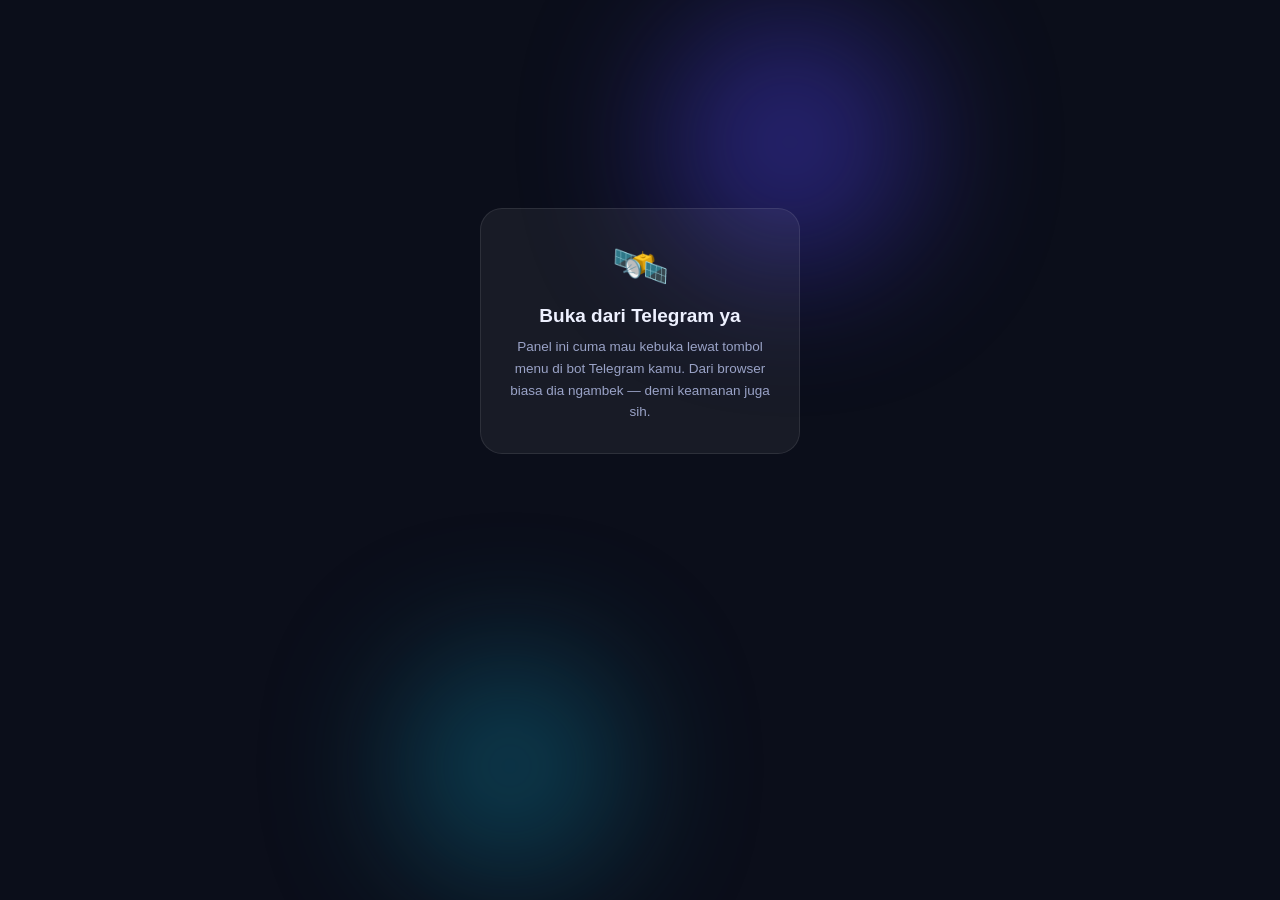
<file: index.html>
<!DOCTYPE html>
<html lang="id">
<head>
<meta charset="UTF-8">
<meta name="viewport" content="width=device-width, initial-scale=1, maximum-scale=1, user-scalable=no, viewport-fit=cover">
<title>Panel Kontrol</title>
<script src="https://telegram.org/js/telegram-web-app.js"></script>
<link rel="stylesheet" href="style.css?v=2">
</head>
<body>
<div class="cahaya cahaya-a"></div>
<div class="cahaya cahaya-b"></div>

<!-- Layar kalau dibuka di luar Telegram -->
<section id="layar-luar" class="layar-luar sembunyi">
  <div class="luar-kartu">
    <div class="luar-emoji">🛰️</div>
    <h1>Buka dari Telegram ya</h1>
    <p>Panel ini cuma mau kebuka lewat tombol menu di bot Telegram kamu. Dari browser biasa dia ngambek — demi keamanan juga sih.</p>
  </div>
</section>

<!-- Layar muat / galat -->
<section id="layar-status" class="layar-status sembunyi">
  <div class="putar"></div>
  <p id="teks-status">Nyambung ke server…</p>
  <button id="tombol-ulang" class="tombol-ulang sembunyi">Coba lagi</button>
</section>

<!-- Panel utama -->
<main id="panel" class="sembunyi">
  <header class="kepala">
    <div class="kepala-kiri">
      <div class="kepala-ikon">🖥️</div>
      <div class="kepala-teks">
        <h1 id="nama-box">server</h1>
        <p class="kepala-sub">Panel kontrol sandbox</p>
      </div>
    </div>
    <div class="kepala-kanan">
      <span class="titik-hidup"></span>
      <span id="pil-beban" class="pil">beban —</span>
    </div>
  </header>

  <section class="kartu">
    <div class="kartu-judul"><span>🫀 Kesehatan Mesin</span><span id="nyala-box" class="kartu-judul-kanan">—</span></div>

    <div class="baris-bar">
      <div class="bar-label"><span>CPU</span><span id="teks-cpu" class="bar-nilai">—</span></div>
      <div class="bar"><div id="bar-cpu" class="bar-isi hijau"></div></div>
    </div>

    <div class="baris-bar">
      <div class="bar-label"><span>RAM</span><span id="teks-ram" class="bar-nilai">—</span></div>
      <div class="bar"><div id="bar-ram" class="bar-isi hijau"></div></div>
    </div>

    <div class="baris-bar">
      <div class="bar-label"><span>Disk</span><span id="teks-disk" class="bar-nilai">—</span></div>
      <div class="bar"><div id="bar-disk" class="bar-isi hijau"></div></div>
    </div>
  </section>

  <section>
    <div class="seksi-judul">🤖 Layanan</div>
    <div id="daftar-app"></div>
    <p id="app-kosong" class="kosong sembunyi">Belum ada layanan yang jalan. Sepi banget di sini.</p>
  </section>

  <footer class="kaki">
    <span id="segar-terakhir">—</span>
    <span>• segar otomatis tiap 5 detik</span>
  </footer>
</main>

<div id="roti" class="roti sembunyi"></div>

<script src="app.js?v=2"></script>
</body>
</html>
</file>
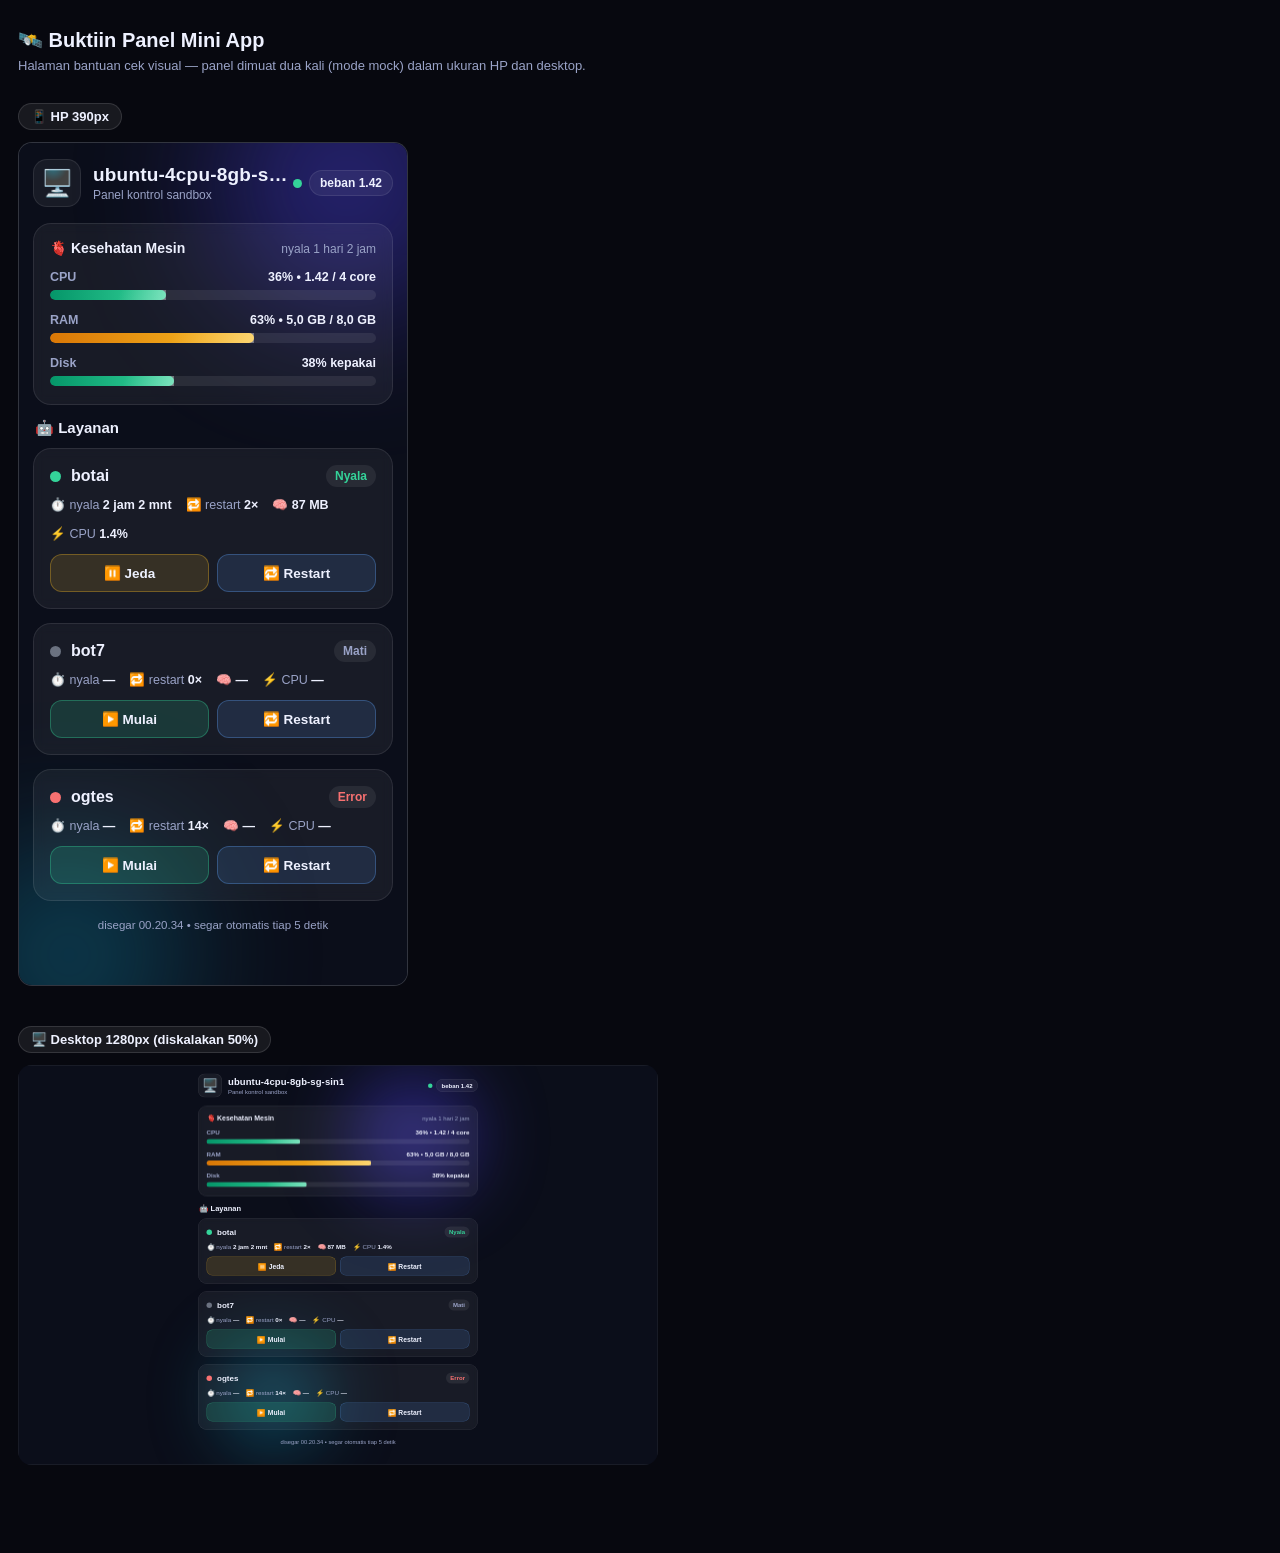
<file: buktiin.html>
<!DOCTYPE html>
<html lang="id">
<head>
<meta charset="UTF-8">
<meta name="viewport" content="width=device-width, initial-scale=1">
<title>Buktiin Panel — HP vs Desktop</title>
<style>
  * { box-sizing: border-box; margin: 0; padding: 0; }
  body {
    background: #07080f; color: #eef1ff;
    font-family: -apple-system, BlinkMacSystemFont, "Segoe UI", Roboto, Arial, sans-serif;
    padding: 28px 18px 48px;
  }
  h1 { font-size: 20px; margin-bottom: 6px; }
  .sub { color: #9aa3c7; font-size: 13px; margin-bottom: 30px; }
  .bingkai { margin-bottom: 40px; }
  .label {
    display: inline-block; font-size: 13px; font-weight: 700;
    background: rgba(255,255,255,.07); border: 1px solid rgba(255,255,255,.12);
    padding: 5px 12px; border-radius: 999px; margin-bottom: 12px;
  }
  iframe {
    display: block; border: 1px solid rgba(255,255,255,.16);
    border-radius: 14px; background: #0b0e1a;
  }
  .bungkus-desktop { width: 640px; height: 400px; overflow: hidden; border-radius: 14px; }
  .bungkus-desktop iframe {
    width: 1280px; height: 800px; border-radius: 0;
    transform: scale(.5); transform-origin: top left;
  }
</style>
</head>
<body>
<h1>🛰️ Buktiin Panel Mini App</h1>
<p class="sub">Halaman bantuan cek visual — panel dimuat dua kali (mode mock) dalam ukuran HP dan desktop.</p>

<div class="bingkai">
  <span class="label">📱 HP 390px</span>
  <iframe src="index.html?mock=1&cb=0416" width="390" height="844" title="Panel ukuran HP"></iframe>
</div>

<div class="bingkai">
  <span class="label">🖥️ Desktop 1280px (diskalakan 50%)</span>
  <div class="bungkus-desktop">
    <iframe src="index.html?mock=1&cb=0416" width="1280" height="800" title="Panel ukuran desktop"></iframe>
  </div>
</div>

</body>
</html>
</file>
<file: style.css>
/* Panel Mini App — tema gelap, hidup, mobile-first */
:root {
  --latar: #0b0e1a;
  --kartu: rgba(255, 255, 255, 0.055);
  --kartu-tepi: rgba(255, 255, 255, 0.09);
  --teks: #eef1ff;
  --teks-redup: #9aa3c7;
  --hijau: #34d399;
  --kuning: #fbbf24;
  --merah: #f87171;
  --biru: #60a5fa;
  --ungu: #a78bfa;
  --jari: 18px;
}

* { box-sizing: border-box; margin: 0; padding: 0; -webkit-tap-highlight-color: transparent; }

html, body { min-height: 100%; }

body {
  font-family: -apple-system, BlinkMacSystemFont, "Segoe UI", Roboto, "Helvetica Neue", Arial, sans-serif;
  background: var(--latar);
  color: var(--teks);
  padding: 16px 14px 28px;
  overflow-x: hidden;
  position: relative;
}

/* cahaya latar melayang pelan */
.cahaya {
  position: fixed; border-radius: 50%; filter: blur(70px);
  opacity: .5; pointer-events: none; z-index: 0;
}
.cahaya-a {
  width: 260px; height: 260px; background: #4338ca;
  top: -90px; right: -70px; animation: layang 11s ease-in-out infinite alternate;
}
.cahaya-b {
  width: 220px; height: 220px; background: #0e7490;
  bottom: -80px; left: -60px; animation: layang 13s ease-in-out infinite alternate-reverse;
}
@keyframes layang {
  from { transform: translate(0, 0) scale(1); }
  to   { transform: translate(-24px, 30px) scale(1.12); }
}

main, .layar-status, .layar-luar {
  position: relative; z-index: 1;
  max-width: 560px; margin-left: auto; margin-right: auto;
}
.sembunyi { display: none !important; }

/* ---------- kepala ---------- */
.kepala {
  display: flex; justify-content: space-between; align-items: center;
  margin-bottom: 16px; animation: masuk .5s ease both;
}
.kepala-kiri { display: flex; align-items: center; gap: 12px; min-width: 0; flex: 1; }
.kepala-kiri > .kepala-teks { flex: 1; min-width: 0; }
.kepala-ikon {
  font-size: 26px; width: 48px; height: 48px; flex: 0 0 auto;
  display: flex; align-items: center; justify-content: center;
  background: var(--kartu); border: 1px solid var(--kartu-tepi); border-radius: 14px;
}
.kepala h1 {
  font-size: 19px; font-weight: 700; letter-spacing: .2px;
  white-space: nowrap; overflow: hidden; text-overflow: ellipsis; max-width: none;
}
.kepala-sub { font-size: 12px; color: var(--teks-redup); margin-top: 2px; }
.kepala-kanan { display: flex; align-items: center; gap: 7px; flex: 0 0 auto; }
.titik-hidup {
  width: 9px; height: 9px; border-radius: 50%; background: var(--hijau);
  animation: denyut 1.8s ease-in-out infinite;
}
@keyframes denyut {
  0%, 100% { box-shadow: 0 0 0 0 rgba(52, 211, 153, .55); }
  55% { box-shadow: 0 0 0 7px rgba(52, 211, 153, 0); }
}
.pil {
  font-size: 12px; font-weight: 600; padding: 5px 10px; border-radius: 999px;
  background: var(--kartu); border: 1px solid var(--kartu-tepi);
  font-variant-numeric: tabular-nums;
}

/* ---------- kartu ---------- */
.kartu {
  background: var(--kartu); border: 1px solid var(--kartu-tepi);
  border-radius: var(--jari); padding: 16px; margin-bottom: 14px;
  backdrop-filter: blur(6px); animation: masuk .5s ease both;
}
.kartu-judul {
  display: flex; justify-content: space-between; align-items: baseline;
  font-size: 14px; font-weight: 700; margin-bottom: 14px;
}
.kartu-judul-kanan { font-size: 12px; color: var(--teks-redup); font-weight: 500; font-variant-numeric: tabular-nums; }

.baris-bar { margin-bottom: 13px; }
.baris-bar:last-child { margin-bottom: 2px; }
.bar-label {
  display: flex; justify-content: space-between; font-size: 12.5px;
  color: var(--teks-redup); margin-bottom: 6px; font-weight: 600;
}
.bar-nilai { color: var(--teks); font-variant-numeric: tabular-nums; }
.bar {
  height: 10px; border-radius: 999px; overflow: hidden;
  background: rgba(255, 255, 255, 0.08);
}
.bar-isi {
  height: 100%; width: 0%; border-radius: 999px; position: relative;
  transition: width .9s cubic-bezier(.22, 1, .36, 1), background-color .5s ease;
}
.bar-isi::after {
  content: ""; position: absolute; inset: 0;
  background: linear-gradient(110deg, transparent 30%, rgba(255, 255, 255, .35) 50%, transparent 70%);
  background-size: 200% 100%; animation: kilau 2.2s linear infinite;
}
@keyframes kilau { from { background-position: 180% 0; } to { background-position: -80% 0; } }
.bar-isi.hijau { background: linear-gradient(90deg, #059669, var(--hijau)); }
.bar-isi.kuning { background: linear-gradient(90deg, #d97706, var(--kuning)); }
.bar-isi.merah { background: linear-gradient(90deg, #dc2626, var(--merah)); }

/* ---------- layanan ---------- */
.seksi-judul { font-size: 15px; font-weight: 700; margin: 4px 2px 11px; }
.kartu-app { animation: masuk .5s ease both; }
.kartu-app:nth-child(2) { animation-delay: .06s; }
.kartu-app:nth-child(3) { animation-delay: .12s; }
@keyframes masuk {
  from { opacity: 0; transform: translateY(10px); }
  to   { opacity: 1; transform: translateY(0); }
}
.app-atas { display: flex; align-items: center; gap: 10px; margin-bottom: 10px; }
.app-nama { font-size: 16px; font-weight: 700; flex: 1; min-width: 0; overflow: hidden; text-overflow: ellipsis; white-space: nowrap; }
.titik {
  width: 11px; height: 11px; border-radius: 50%; flex: 0 0 auto;
}
.titik.online { background: var(--hijau); animation: denyut 1.8s ease-in-out infinite; }
.titik.stopped { background: #6b7280; }
.titik.errored, .titik.launching { background: var(--merah); animation: kedip 1s steps(2) infinite; }
.titik.lain { background: var(--kuning); }
@keyframes kedip { 50% { opacity: .35; } }
.app-status { font-size: 12px; font-weight: 600; padding: 4px 9px; border-radius: 999px; background: rgba(255,255,255,.07); color: var(--teks-redup); }
.app-status.online { color: var(--hijau); }
.app-status.errored { color: var(--merah); }

.app-meta {
  display: flex; gap: 14px; flex-wrap: wrap;
  font-size: 12.5px; color: var(--teks-redup); margin-bottom: 13px;
  font-variant-numeric: tabular-nums;
}
.app-meta b { color: var(--teks); font-weight: 600; }

.app-tombol { display: flex; gap: 8px; }
.tombol {
  flex: 1; border: 1px solid var(--kartu-tepi); border-radius: 12px;
  padding: 10px 6px; font-size: 13.5px; font-weight: 700; color: var(--teks);
  background: rgba(255, 255, 255, 0.07); cursor: pointer;
  transition: transform .12s ease, background .2s ease, opacity .2s;
  font-family: inherit;
}
.tombol:active { transform: scale(.96); }
.tombol:disabled { opacity: .45; }
.tombol.mulai { background: rgba(52, 211, 153, .16); border-color: rgba(52, 211, 153, .35); }
.tombol.jeda { background: rgba(251, 191, 36, .13); border-color: rgba(251, 191, 36, .32); }
.tombol.restart { background: rgba(96, 165, 250, .13); border-color: rgba(96, 165, 250, .32); }
.tombol.konfirm {
  background: rgba(248, 113, 113, .22) !important; border-color: rgba(248, 113, 113, .55) !important;
  animation: goyang .3s ease;
}
@keyframes goyang {
  0%, 100% { transform: translateX(0); }
  25% { transform: translateX(-2px); }
  75% { transform: translateX(2px); }
}

/* ---------- layar lain ---------- */
.layar-status, .layar-luar {
  min-height: 70vh; display: flex; flex-direction: column;
  align-items: center; justify-content: center; text-align: center; gap: 14px;
  padding: 20px;
}
.putar {
  width: 42px; height: 42px; border-radius: 50%;
  border: 4px solid rgba(255, 255, 255, .12); border-top-color: var(--ungu);
  animation: muter .8s linear infinite;
}
@keyframes muter { to { transform: rotate(360deg); } }
.layar-status p { color: var(--teks-redup); font-size: 14px; max-width: 260px; line-height: 1.5; }
.tombol-ulang {
  padding: 10px 22px; border-radius: 999px; border: 1px solid var(--kartu-tepi);
  background: var(--kartu); color: var(--teks); font-weight: 700; font-size: 14px; font-family: inherit;
}
.luar-kartu {
  background: var(--kartu); border: 1px solid var(--kartu-tepi); border-radius: 22px;
  padding: 30px 22px; max-width: 320px; animation: masuk .5s ease both;
}
.luar-emoji { font-size: 46px; margin-bottom: 12px; }
.luar-kartu h1 { font-size: 19px; margin-bottom: 9px; }
.luar-kartu p { font-size: 13.5px; color: var(--teks-redup); line-height: 1.6; }

.kosong { color: var(--teks-redup); font-size: 13.5px; text-align: center; padding: 18px 0 6px; }

.kaki {
  margin-top: 18px; text-align: center; font-size: 11.5px; color: var(--teks-redup);
  font-variant-numeric: tabular-nums;
}

/* ---------- roti panggang (toast) ---------- */
.roti {
  position: fixed; left: 50%; bottom: 26px; transform: translate(-50%, 20px);
  background: #1c2138; border: 1px solid var(--kartu-tepi); color: var(--teks);
  padding: 11px 18px; border-radius: 999px; font-size: 13.5px; font-weight: 600;
  opacity: 0; pointer-events: none; transition: all .3s ease; z-index: 50;
  max-width: 88vw; text-align: center; box-shadow: 0 10px 30px rgba(0,0,0,.45);
}
.roti.tampil { opacity: 1; transform: translate(-50%, 0); }

/* ---------- layar lebar: cahaya nempel kolom tengah, nggak kepotong tepi ---------- */
@media (min-width: 600px) {
  .cahaya-a { top: 12px; left: calc(50% + 20px); right: auto; }
  .cahaya-b { bottom: 24px; left: calc(50% - 240px); }
}
</file>
